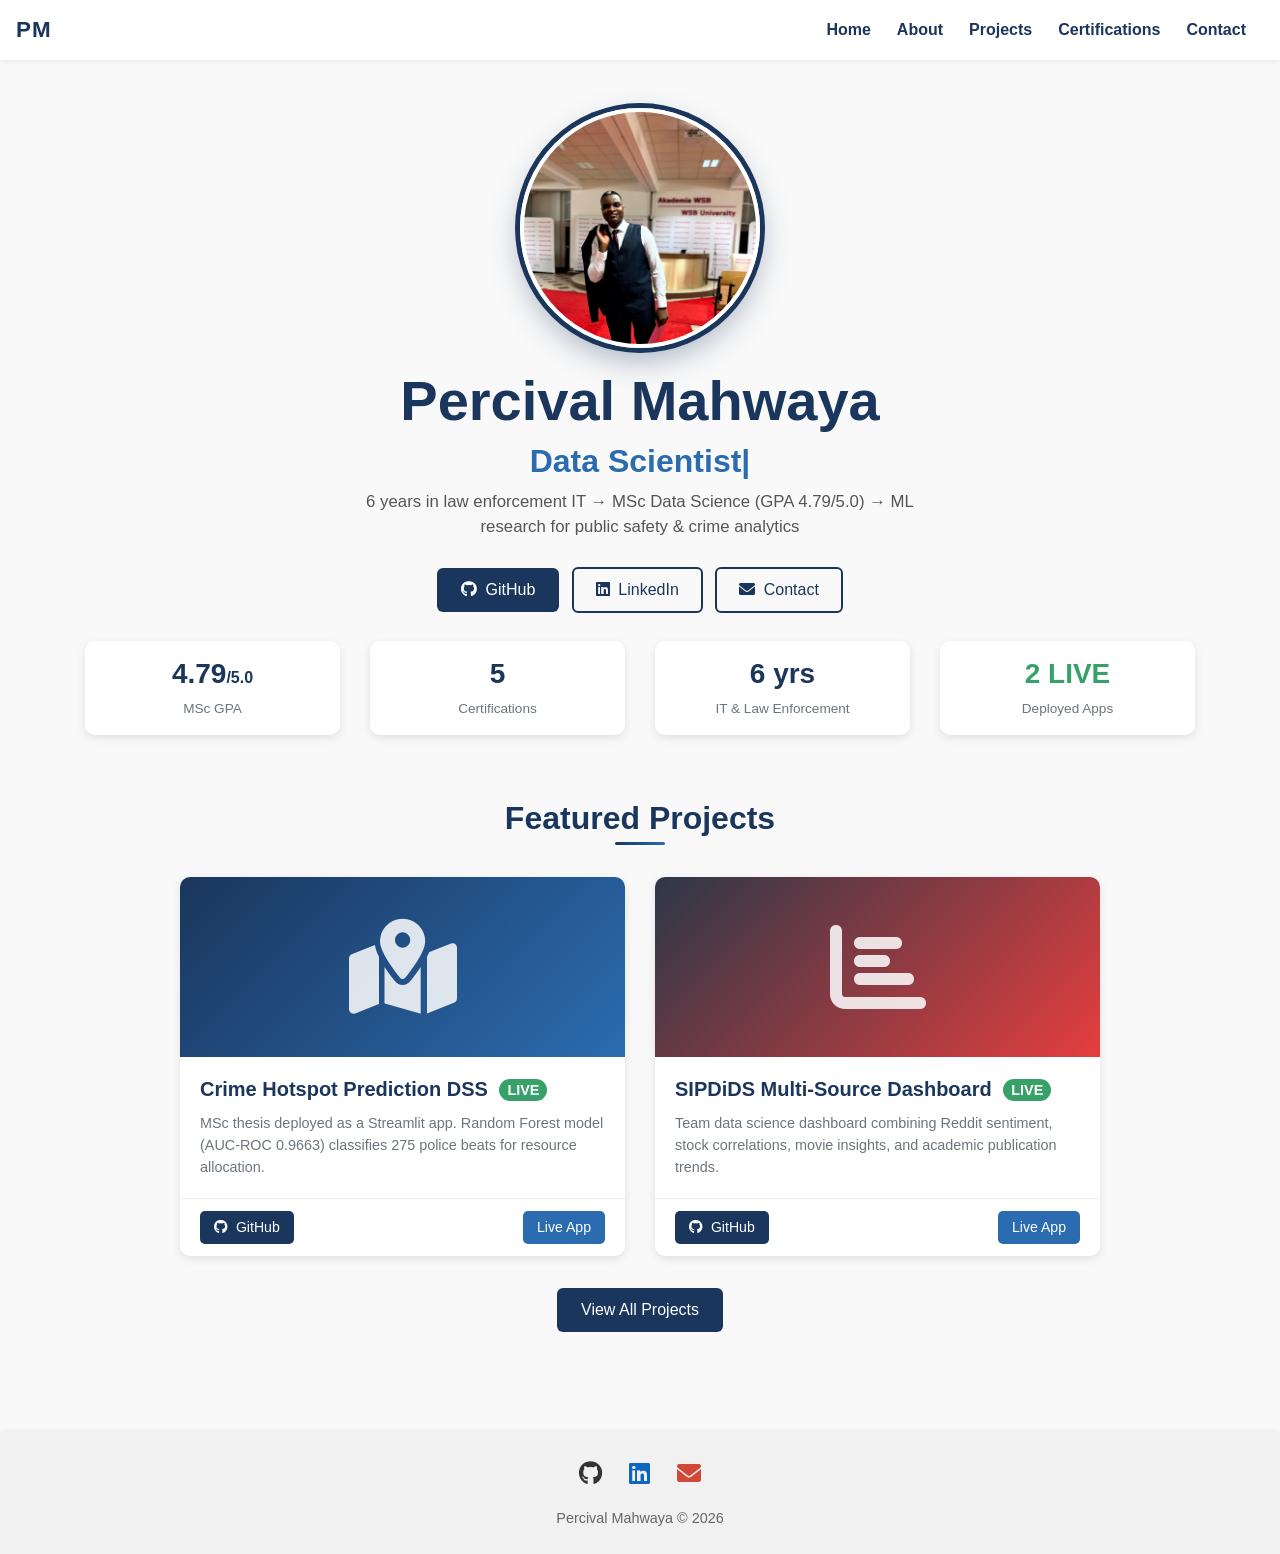
<file: index.html>
<!DOCTYPE html>
<html lang="en">
<head>
    <meta charset="UTF-8">
    <meta name="viewport" content="width=device-width, initial-scale=1.0">
    <title>Percival Mahwaya — Data Scientist</title>
    <link href="https://stackpath.bootstrapcdn.com/bootstrap/4.5.2/css/bootstrap.min.css" rel="stylesheet">
    <link href="https://cdnjs.cloudflare.com/ajax/libs/font-awesome/6.0.0-beta3/css/all.min.css" rel="stylesheet">
    <link rel="stylesheet" href="css/main.css">
</head>
<body style="background-color: #f9f9f9;">

    <div id="header-placeholder"></div>

    <main class="text-center py-5">

        <!-- Profile -->
        <section class="profile mb-4">
            <img src="assets/images/photo.jpg" alt="Percival Mahwaya" class="profile-photo">
            <h1 class="display-4 font-weight-bold" style="color: #1a365d;">Percival Mahwaya</h1>
            <h2 class="text-muted mt-1">
                <span id="job-title" class="typing-cursor"></span>
            </h2>
            <p class="hero-tagline">
                6 years in law enforcement IT &rarr; MSc Data Science (GPA 4.79/5.0) &rarr; ML research for public safety &amp; crime analytics
            </p>
            <div class="mt-3">
                <a href="https://github.com/Mahwaya" target="_blank" class="btn-primary-navy">
                    <i class="fab fa-github mr-1"></i> GitHub
                </a>
                <a href="https://linkedin.com/in/percivalmahwaya" target="_blank" class="btn-outline-navy">
                    <i class="fab fa-linkedin mr-1"></i> LinkedIn
                </a>
                <a href="contact.html" class="btn-outline-navy">
                    <i class="fas fa-envelope mr-1"></i> Contact
                </a>
            </div>
        </section>

        <!-- Quick stats -->
        <section class="container mb-5">
            <div class="row justify-content-center">
                <div class="col-6 col-md-3 mb-3">
                    <div class="card py-3 px-2">
                        <div class="card-body p-0">
                            <h3 class="font-weight-bold" style="color:#1a365d;">4.79<span style="font-size:1rem;">/5.0</span></h3>
                            <p class="text-muted mb-0" style="font-size:0.85em;">MSc GPA</p>
                        </div>
                    </div>
                </div>
                <div class="col-6 col-md-3 mb-3">
                    <div class="card py-3 px-2">
                        <div class="card-body p-0">
                            <h3 class="font-weight-bold" style="color:#1a365d;">5</h3>
                            <p class="text-muted mb-0" style="font-size:0.85em;">Certifications</p>
                        </div>
                    </div>
                </div>
                <div class="col-6 col-md-3 mb-3">
                    <div class="card py-3 px-2">
                        <div class="card-body p-0">
                            <h3 class="font-weight-bold" style="color:#1a365d;">6 yrs</h3>
                            <p class="text-muted mb-0" style="font-size:0.85em;">IT & Law Enforcement</p>
                        </div>
                    </div>
                </div>
                <div class="col-6 col-md-3 mb-3">
                    <div class="card py-3 px-2">
                        <div class="card-body p-0">
                            <h3 class="font-weight-bold" style="color:#38a169;">2 LIVE</h3>
                            <p class="text-muted mb-0" style="font-size:0.85em;">Deployed Apps</p>
                        </div>
                    </div>
                </div>
            </div>
        </section>

        <!-- Featured Projects -->
        <section class="container mb-5">
            <h2 class="section-title">Featured Projects</h2>
            <div class="section-divider"></div>
            <div class="row justify-content-center">

                <div class="col-md-5 mb-4">
                    <div class="card h-100 text-left">
                        <div class="card-img-placeholder" style="background: linear-gradient(135deg, #1a365d, #2b6cb0);">
                            <i class="fas fa-map-marked-alt fa-3x" style="color:white;opacity:0.85;"></i>
                        </div>
                        <div class="card-body">
                            <h5 class="card-title" style="color:#1a365d;font-weight:700;">
                                Crime Hotspot Prediction DSS <span class="badge-live">LIVE</span>
                            </h5>
                            <p class="card-text text-muted" style="font-size:0.9em;">
                                MSc thesis deployed as a Streamlit app. Random Forest model (AUC-ROC 0.9663) classifies 275 police beats for resource allocation.
                            </p>
                        </div>
                        <div class="card-footer d-flex justify-content-between" style="background:transparent;border-top:1px solid #f0f0f0;">
                            <a href="https://github.com/Mahwaya/crime-hotspot-dss" target="_blank" class="btn btn-read">
                                <i class="fab fa-github mr-1"></i> GitHub
                            </a>
                            <a href="https://crime-hotspot-dss-8d2jrkagpvgsegqp6y23d4.streamlit.app/" target="_blank" class="btn btn-project-demo">
                                Live App
                            </a>
                        </div>
                    </div>
                </div>

                <div class="col-md-5 mb-4">
                    <div class="card h-100 text-left">
                        <div class="card-img-placeholder" style="background: linear-gradient(135deg, #2d3748, #e53e3e);">
                            <i class="fas fa-chart-bar fa-3x" style="color:white;opacity:0.85;"></i>
                        </div>
                        <div class="card-body">
                            <h5 class="card-title" style="color:#1a365d;font-weight:700;">
                                SIPDiDS Multi-Source Dashboard <span class="badge-live">LIVE</span>
                            </h5>
                            <p class="card-text text-muted" style="font-size:0.9em;">
                                Team data science dashboard combining Reddit sentiment, stock correlations, movie insights, and academic publication trends.
                            </p>
                        </div>
                        <div class="card-footer d-flex justify-content-between" style="background:transparent;border-top:1px solid #f0f0f0;">
                            <a href="https://github.com/Mahwaya/team-project-semester4" target="_blank" class="btn btn-read">
                                <i class="fab fa-github mr-1"></i> GitHub
                            </a>
                            <a href="https://team-project-semester4-fp66bvgfdcds39aymanwbp.streamlit.app/" target="_blank" class="btn btn-project-demo">
                                Live App
                            </a>
                        </div>
                    </div>
                </div>

            </div>
            <a href="projects.html" class="btn-primary-navy mt-2">View All Projects</a>
        </section>

    </main>

    <div id="footer-placeholder"></div>

    <script src="https://code.jquery.com/jquery-3.5.1.slim.min.js"></script>
    <script src="https://cdn.jsdelivr.net/npm/@popperjs/core@2.5.3/dist/umd/popper.min.js"></script>
    <script src="https://stackpath.bootstrapcdn.com/bootstrap/4.5.2/js/bootstrap.min.js"></script>
    <script src="js/script.js"></script>
</body>
</html>
</file>
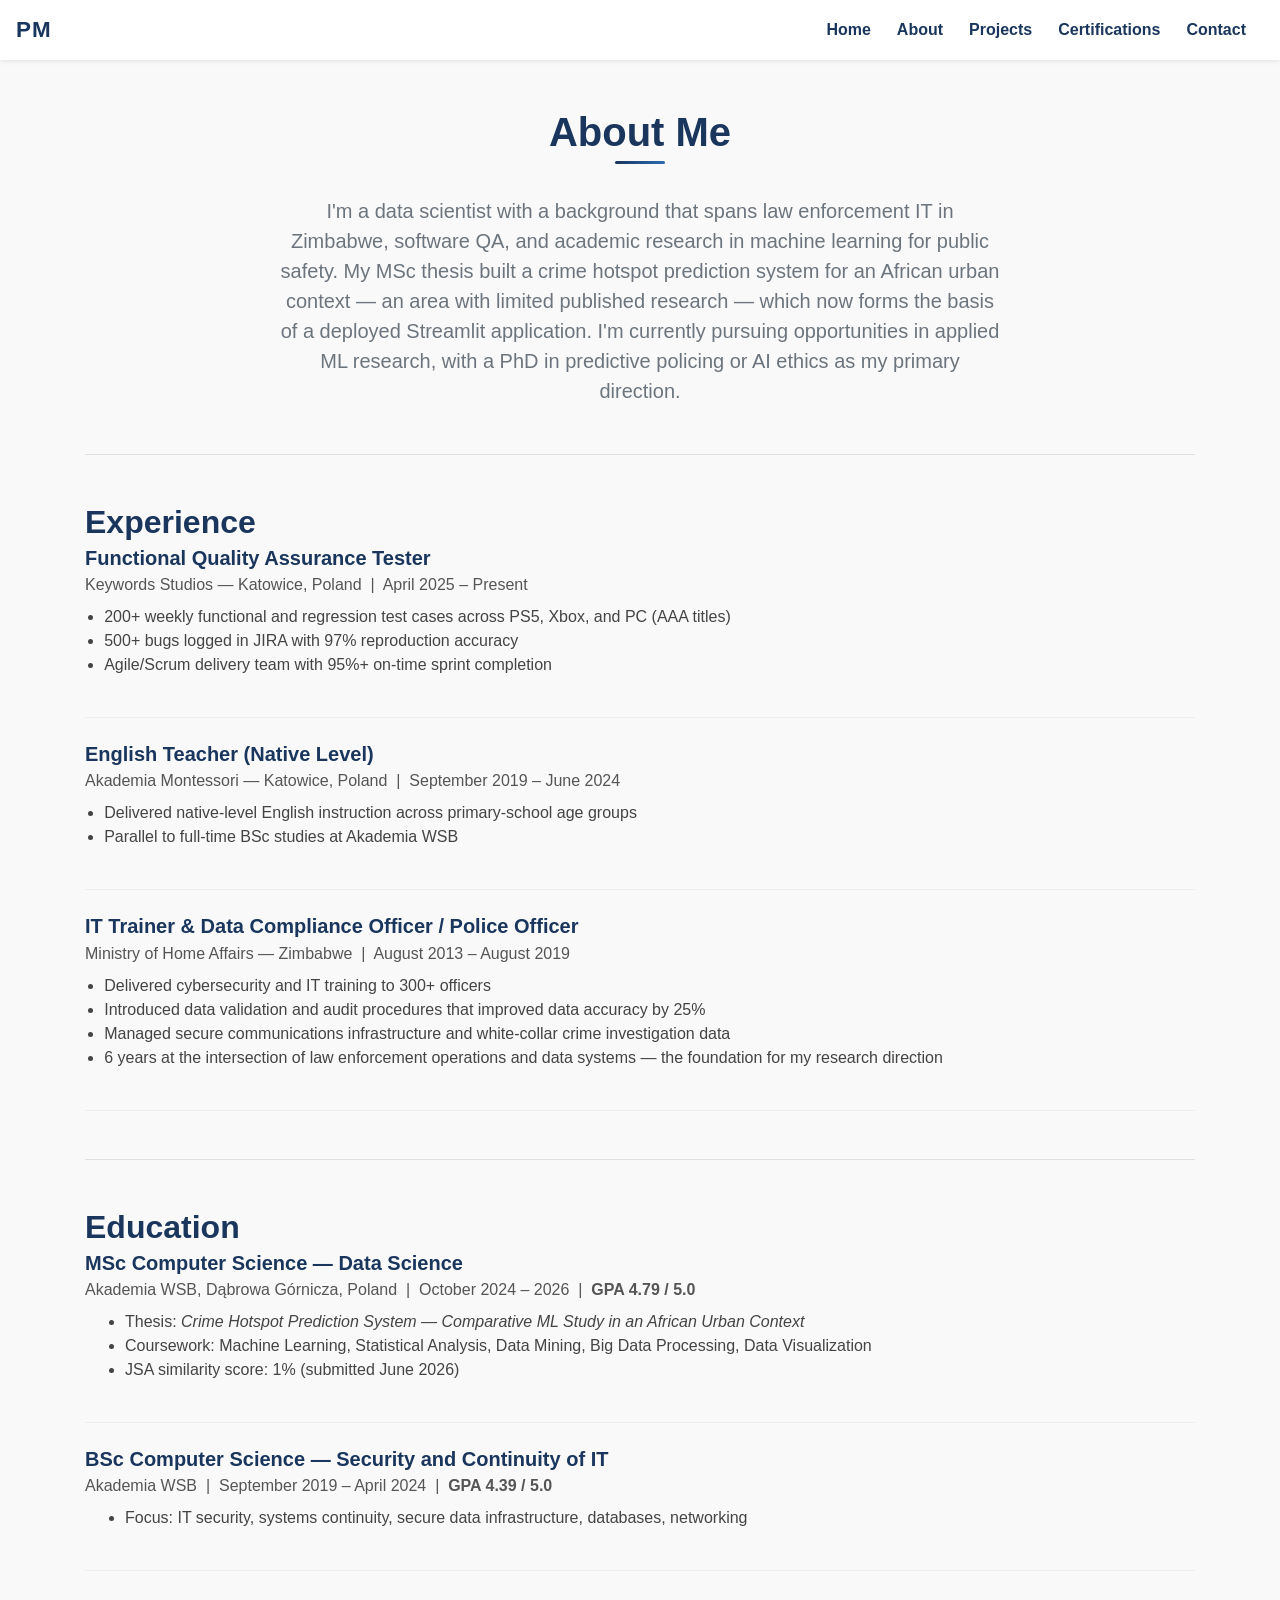
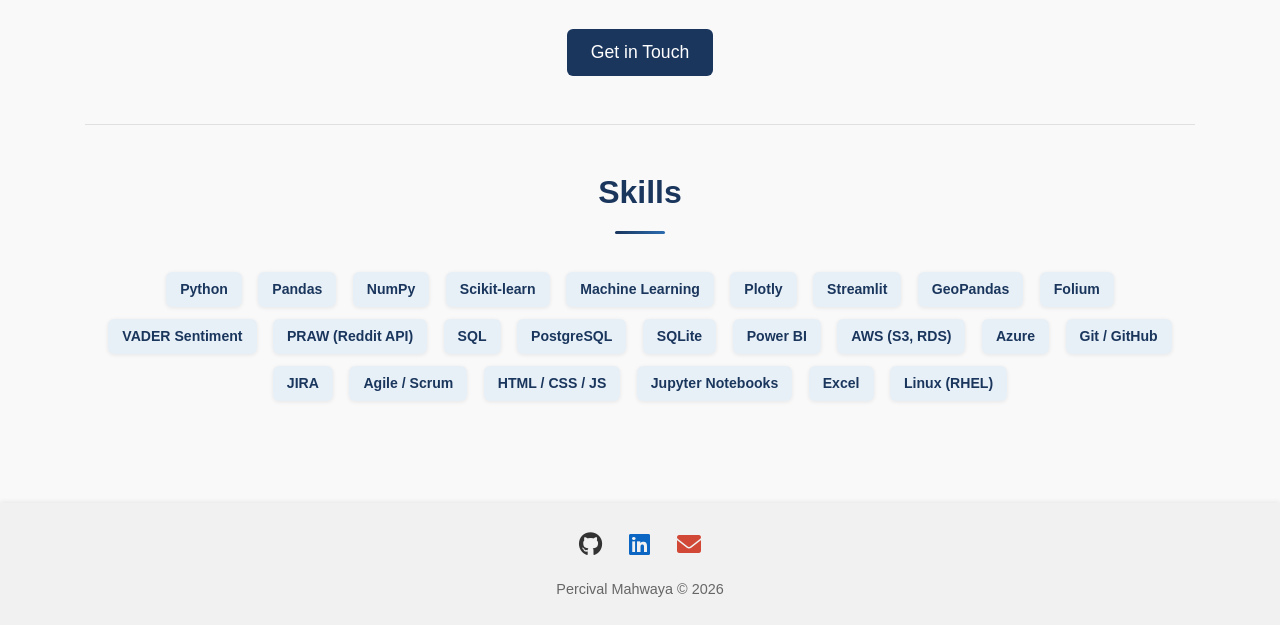
<file: about.html>
<!DOCTYPE html>
<html lang="en">
<head>
    <meta charset="UTF-8">
    <meta name="viewport" content="width=device-width, initial-scale=1.0">
    <title>About — Percival Mahwaya</title>
    <link href="https://stackpath.bootstrapcdn.com/bootstrap/4.5.2/css/bootstrap.min.css" rel="stylesheet">
    <link href="https://cdnjs.cloudflare.com/ajax/libs/font-awesome/6.0.0-beta3/css/all.min.css" rel="stylesheet">
    <link rel="stylesheet" href="css/main.css">
</head>
<body style="background-color: #f9f9f9;">

    <div id="header-placeholder"></div>

    <main class="container py-5">

        <section class="content mb-4 text-center">
            <h1 class="section-title">About Me</h1>
            <div class="section-divider"></div>
            <p class="lead text-muted" style="max-width:720px;margin:0 auto;">
                I'm a data scientist with a background that spans law enforcement IT in Zimbabwe, software QA, and academic research in machine learning for public safety.
                My MSc thesis built a crime hotspot prediction system for an African urban context — an area with limited published research — which now forms the basis of a deployed Streamlit application.
                I'm currently pursuing opportunities in applied ML research, with a PhD in predictive policing or AI ethics as my primary direction.
            </p>
        </section>

        <hr class="my-5">

        <!-- Experience -->
        <section class="experience mb-4">
            <h2 class="section-title">Experience</h2>

            <div class="job">
                <h5>Functional Quality Assurance Tester</h5>
                <p>Keywords Studios &mdash; Katowice, Poland &nbsp;|&nbsp; April 2025 – Present</p>
                <ul>
                    <li>200+ weekly functional and regression test cases across PS5, Xbox, and PC (AAA titles)</li>
                    <li>500+ bugs logged in JIRA with 97% reproduction accuracy</li>
                    <li>Agile/Scrum delivery team with 95%+ on-time sprint completion</li>
                </ul>
            </div>

            <div class="job">
                <h5>English Teacher (Native Level)</h5>
                <p>Akademia Montessori &mdash; Katowice, Poland &nbsp;|&nbsp; September 2019 – June 2024</p>
                <ul>
                    <li>Delivered native-level English instruction across primary-school age groups</li>
                    <li>Parallel to full-time BSc studies at Akademia WSB</li>
                </ul>
            </div>

            <div class="job">
                <h5>IT Trainer &amp; Data Compliance Officer / Police Officer</h5>
                <p>Ministry of Home Affairs &mdash; Zimbabwe &nbsp;|&nbsp; August 2013 – August 2019</p>
                <ul>
                    <li>Delivered cybersecurity and IT training to 300+ officers</li>
                    <li>Introduced data validation and audit procedures that improved data accuracy by 25%</li>
                    <li>Managed secure communications infrastructure and white-collar crime investigation data</li>
                    <li>6 years at the intersection of law enforcement operations and data systems — the foundation for my research direction</li>
                </ul>
            </div>
        </section>

        <hr class="my-5">

        <!-- Education -->
        <section class="education mb-4">
            <h2 class="section-title">Education</h2>

            <div class="education-item">
                <h5>MSc Computer Science — Data Science</h5>
                <p>Akademia WSB, Dąbrowa Górnicza, Poland &nbsp;|&nbsp; October 2024 – 2026 &nbsp;|&nbsp; <strong>GPA 4.79 / 5.0</strong></p>
                <ul style="color:#444;">
                    <li>Thesis: <em>Crime Hotspot Prediction System — Comparative ML Study in an African Urban Context</em></li>
                    <li>Coursework: Machine Learning, Statistical Analysis, Data Mining, Big Data Processing, Data Visualization</li>
                    <li>JSA similarity score: 1% (submitted June 2026)</li>
                </ul>
            </div>

            <div class="education-item">
                <h5>BSc Computer Science — Security and Continuity of IT</h5>
                <p>Akademia WSB &nbsp;|&nbsp; September 2019 – April 2024 &nbsp;|&nbsp; <strong>GPA 4.39 / 5.0</strong></p>
                <ul style="color:#444;">
                    <li>Focus: IT security, systems continuity, secure data infrastructure, databases, networking</li>
                </ul>
            </div>
        </section>

        <!-- Resume -->
        <section class="text-center my-5">
            <a href="contact.html" class="resume-button">Get in Touch</a>
        </section>

        <hr class="my-5">

        <!-- Skills -->
        <section class="skills text-center mb-5">
            <h2 class="section-title">Skills</h2>
            <div class="section-divider"></div>
            <div>
                <div class="tech-badge">Python</div>
                <div class="tech-badge">Pandas</div>
                <div class="tech-badge">NumPy</div>
                <div class="tech-badge">Scikit-learn</div>
                <div class="tech-badge">Machine Learning</div>
                <div class="tech-badge">Plotly</div>
                <div class="tech-badge">Streamlit</div>
                <div class="tech-badge">GeoPandas</div>
                <div class="tech-badge">Folium</div>
                <div class="tech-badge">VADER Sentiment</div>
                <div class="tech-badge">PRAW (Reddit API)</div>
                <div class="tech-badge">SQL</div>
                <div class="tech-badge">PostgreSQL</div>
                <div class="tech-badge">SQLite</div>
                <div class="tech-badge">Power BI</div>
                <div class="tech-badge">AWS (S3, RDS)</div>
                <div class="tech-badge">Azure</div>
                <div class="tech-badge">Git / GitHub</div>
                <div class="tech-badge">JIRA</div>
                <div class="tech-badge">Agile / Scrum</div>
                <div class="tech-badge">HTML / CSS / JS</div>
                <div class="tech-badge">Jupyter Notebooks</div>
                <div class="tech-badge">Excel</div>
                <div class="tech-badge">Linux (RHEL)</div>
            </div>
        </section>

    </main>

    <div id="footer-placeholder"></div>

    <script src="https://code.jquery.com/jquery-3.5.1.slim.min.js"></script>
    <script src="https://cdn.jsdelivr.net/npm/@popperjs/core@2.5.3/dist/umd/popper.min.js"></script>
    <script src="https://stackpath.bootstrapcdn.com/bootstrap/4.5.2/js/bootstrap.min.js"></script>
    <script src="js/script.js"></script>
</body>
</html>
</file>
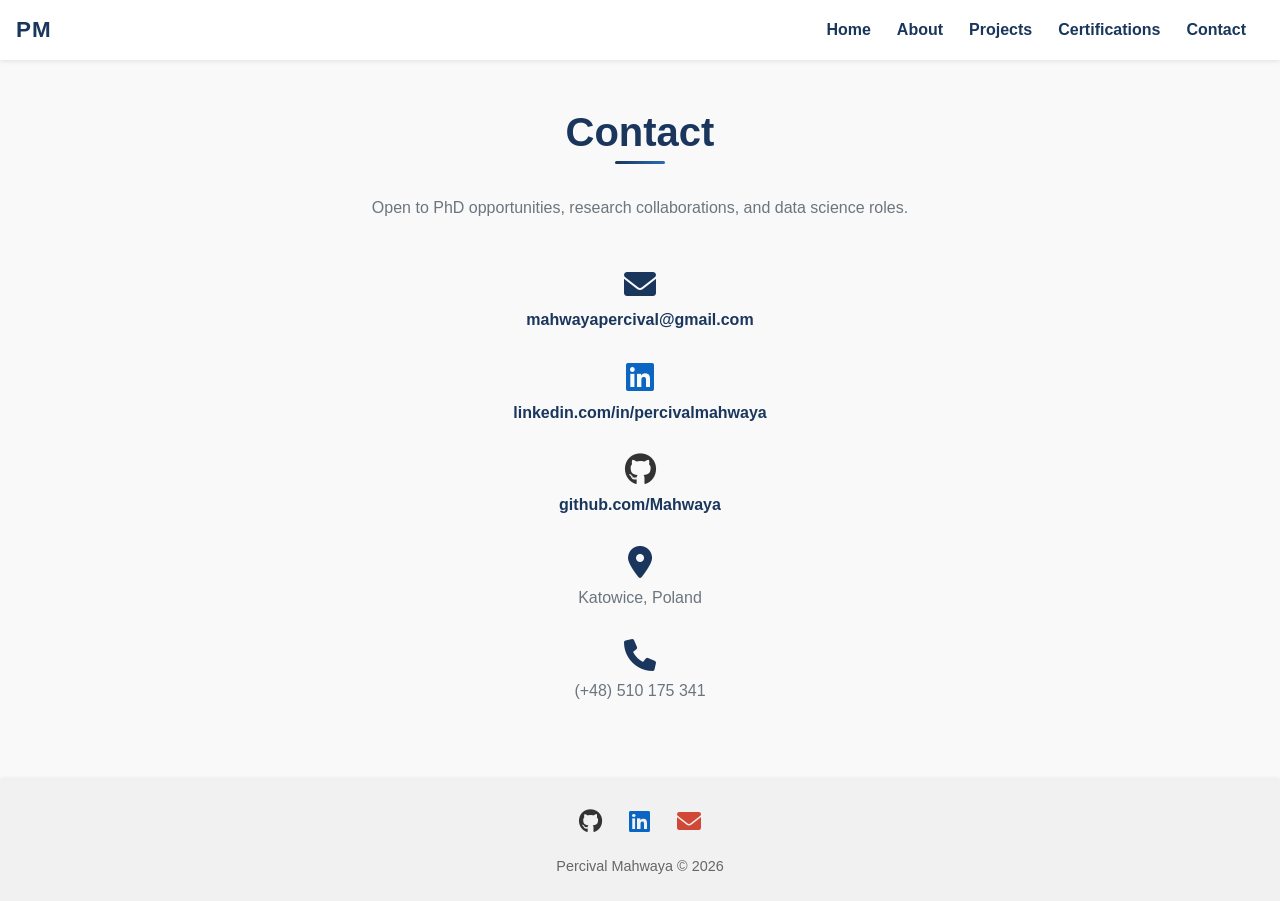
<file: contact.html>
<!DOCTYPE html>
<html lang="en">
<head>
    <meta charset="UTF-8">
    <meta name="viewport" content="width=device-width, initial-scale=1.0">
    <title>Contact — Percival Mahwaya</title>
    <link href="https://stackpath.bootstrapcdn.com/bootstrap/4.5.2/css/bootstrap.min.css" rel="stylesheet">
    <link href="https://cdnjs.cloudflare.com/ajax/libs/font-awesome/6.0.0-beta3/css/all.min.css" rel="stylesheet">
    <link rel="stylesheet" href="css/main.css">
</head>
<body style="background-color: #f9f9f9;">

    <div id="header-placeholder"></div>

    <main class="container text-center py-5">
        <h1 class="section-title">Contact</h1>
        <div class="section-divider"></div>
        <p class="text-muted mb-5">Open to PhD opportunities, research collaborations, and data science roles.</p>

        <div class="row justify-content-center">

            <div class="col-md-8">
                <div id="contact-info">

                    <div class="contact-item">
                        <i class="fas fa-envelope fa-2x mb-2" style="color: #1a365d;"></i>
                        <p><a href="mailto:mahwayapercival@gmail.com" class="contact-link">mahwayapercival@gmail.com</a></p>
                    </div>

                    <div class="contact-item">
                        <i class="fab fa-linkedin fa-2x mb-2" style="color: #0A66C2;"></i>
                        <p>
                            <a href="https://linkedin.com/in/percivalmahwaya" target="_blank" class="contact-link">
                                linkedin.com/in/percivalmahwaya
                            </a>
                        </p>
                    </div>

                    <div class="contact-item">
                        <i class="fab fa-github fa-2x mb-2" style="color: #333;"></i>
                        <p>
                            <a href="https://github.com/Mahwaya" target="_blank" class="contact-link">
                                github.com/Mahwaya
                            </a>
                        </p>
                    </div>

                    <div class="contact-item">
                        <i class="fas fa-map-marker-alt fa-2x mb-2" style="color: #1a365d;"></i>
                        <p class="text-muted">Katowice, Poland</p>
                    </div>

                    <div class="contact-item">
                        <i class="fas fa-phone fa-2x mb-2" style="color: #1a365d;"></i>
                        <p class="text-muted">(+48) 510 175 341</p>
                    </div>

                </div>
            </div>

        </div>
    </main>

    <div id="footer-placeholder"></div>

    <script src="https://code.jquery.com/jquery-3.5.1.slim.min.js"></script>
    <script src="https://cdn.jsdelivr.net/npm/@popperjs/core@2.5.3/dist/umd/popper.min.js"></script>
    <script src="https://stackpath.bootstrapcdn.com/bootstrap/4.5.2/js/bootstrap.min.js"></script>
    <script src="js/script.js"></script>
</body>
</html>
</file>
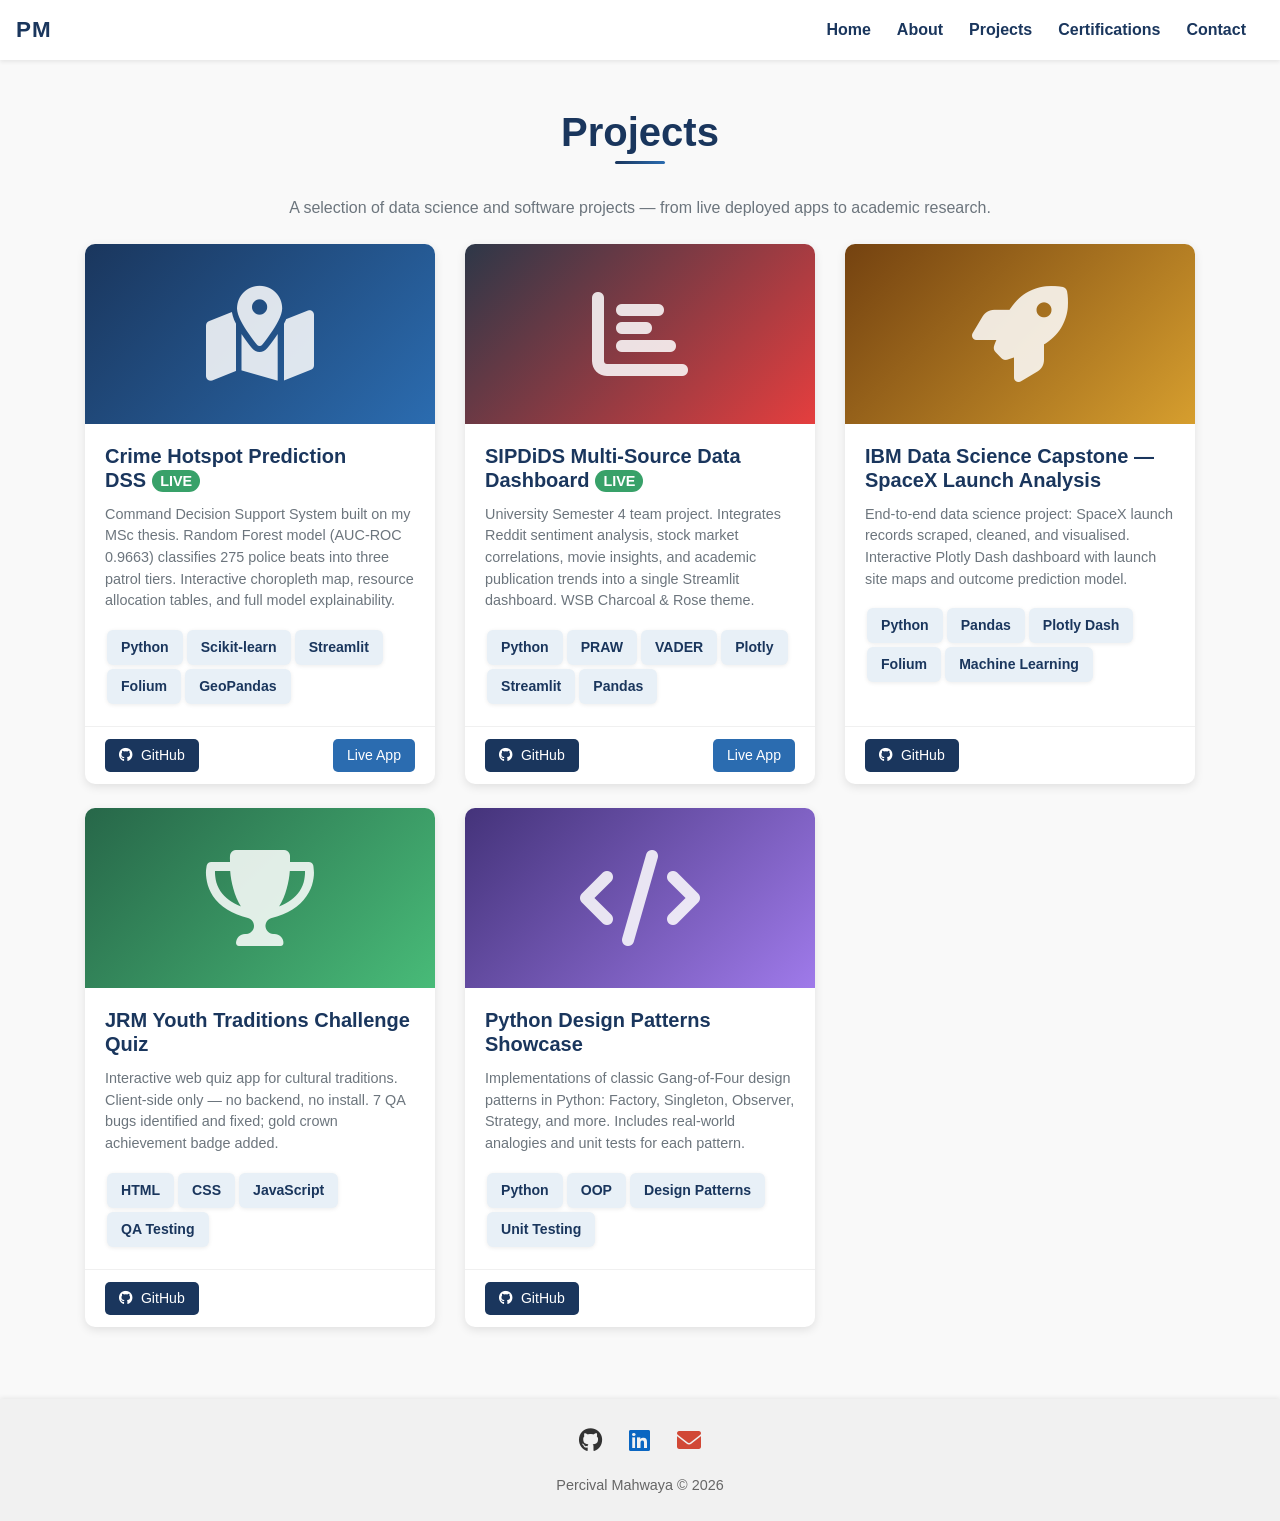
<file: projects.html>
<!DOCTYPE html>
<html lang="en">
<head>
    <meta charset="UTF-8">
    <meta name="viewport" content="width=device-width, initial-scale=1.0">
    <title>Projects — Percival Mahwaya</title>
    <link href="https://stackpath.bootstrapcdn.com/bootstrap/4.5.2/css/bootstrap.min.css" rel="stylesheet">
    <link href="https://cdnjs.cloudflare.com/ajax/libs/font-awesome/6.0.0-beta3/css/all.min.css" rel="stylesheet">
    <link rel="stylesheet" href="css/main.css">
</head>
<body style="background-color: #f9f9f9;">

    <div id="header-placeholder"></div>

    <main class="container py-5">
        <section class="content mb-4 text-center">
            <h1 class="section-title">Projects</h1>
            <div class="section-divider"></div>
            <p class="text-muted">A selection of data science and software projects — from live deployed apps to academic research.</p>
        </section>

        <section class="row" id="projects-container">
            <!-- Cards injected by projects.js -->
        </section>
    </main>

    <div id="footer-placeholder"></div>

    <script src="https://code.jquery.com/jquery-3.5.1.slim.min.js"></script>
    <script src="https://cdn.jsdelivr.net/npm/@popperjs/core@2.5.3/dist/umd/popper.min.js"></script>
    <script src="https://stackpath.bootstrapcdn.com/bootstrap/4.5.2/js/bootstrap.min.js"></script>
    <script src="js/projects.js"></script>
</body>
</html>
</file>
<file: css/main.css>
/* ===== General ===== */
html, body {
    height: 100%;
    margin: 0;
    display: flex;
    flex-direction: column;
    font-family: 'Segoe UI', Tahoma, Geneva, Verdana, sans-serif;
}

main {
    flex: 1;
}

/* ===== Navbar ===== */
.navbar-nav .nav-item {
    margin-right: 10px;
}

.navbar-nav .nav-link {
    color: #1a365d !important;
    font-weight: 600;
    padding: 10px 15px;
    transition: color 0.2s;
}

.navbar-nav .nav-link:hover {
    color: #2b6cb0 !important;
}

.navbar-brand {
    font-size: 1.4rem;
    letter-spacing: 1px;
}

/* ===== Footer ===== */
footer {
    background-color: #f1f1f1;
    padding: 20px 0;
    text-align: center;
    width: 100%;
    box-shadow: 0 -1px 5px rgba(0, 0, 0, 0.08);
    position: relative;
    bottom: 0;
    left: 0;
    right: 0;
}

footer p {
    margin: 0;
    padding-top: 8px;
    font-size: 0.9em;
    color: #666;
}

/* ===== Social Icons ===== */
.footer-icon {
    font-size: 1.5em;
    margin: 0 10px;
    transition: transform 0.3s;
    text-decoration: none;
}

.footer-icon:hover {
    transform: scale(1.2);
}

.github-icon  { color: #333; }
.linkedin-icon { color: #0A66C2; }
.gmail-icon   { color: #D14836; }

/* ===== Hero / Profile Section ===== */
.profile-photo {
    width: 240px;
    height: 240px;
    border-radius: 50%;
    object-fit: cover;
    object-position: center top;
    border: 4px solid #ffffff;
    box-shadow: 0 0 0 5px #1a365d, 0 12px 30px rgba(26, 54, 93, 0.35);
    margin-bottom: 1.2rem;
    display: block;
    margin-left: auto;
    margin-right: auto;
}

.profile-initials {
    width: 150px;
    height: 150px;
    border-radius: 50%;
    background: linear-gradient(135deg, #1a365d, #2b6cb0);
    display: flex;
    align-items: center;
    justify-content: center;
    margin: 0 auto 1rem;
    box-shadow: 0 4px 12px rgba(0, 0, 0, 0.2);
}

.profile-initials span {
    color: white;
    font-size: 2.5rem;
    font-weight: 700;
    letter-spacing: 2px;
}

#job-title {
    color: #2b6cb0;
    font-weight: 600;
}

.typing-cursor::after {
    content: '|';
    animation: blink 0.7s infinite;
    color: #2b6cb0;
}

@keyframes blink {
    0%, 100% { opacity: 1; }
    50%       { opacity: 0; }
}

.hero-tagline {
    color: #555;
    font-size: 1.05rem;
    max-width: 600px;
    margin: 0.5rem auto 1.5rem;
}

/* ===== CTA Buttons ===== */
.btn-primary-navy {
    background-color: #1a365d;
    color: white;
    border: none;
    padding: 10px 24px;
    font-size: 1rem;
    border-radius: 6px;
    transition: background-color 0.3s;
    text-decoration: none;
    display: inline-block;
    margin: 4px;
}

.btn-primary-navy:hover {
    background-color: #2b6cb0;
    color: white;
    text-decoration: none;
}

.btn-outline-navy {
    background-color: transparent;
    color: #1a365d;
    border: 2px solid #1a365d;
    padding: 9px 22px;
    font-size: 1rem;
    border-radius: 6px;
    transition: all 0.3s;
    text-decoration: none;
    display: inline-block;
    margin: 4px;
}

.btn-outline-navy:hover {
    background-color: #1a365d;
    color: white;
    text-decoration: none;
}

/* ===== Resume Button ===== */
.resume-button {
    background-color: #1a365d;
    color: white;
    border: none;
    padding: 10px 24px;
    font-size: 1.1em;
    border-radius: 6px;
    transition: background-color 0.3s;
    margin-top: 10px;
    text-decoration: none;
    display: inline-block;
}

.resume-button:hover {
    background-color: #2b6cb0;
    color: white;
    text-decoration: none;
}

/* ===== Experience / Education ===== */
.job, .education-item {
    margin-bottom: 1.5rem;
    padding-bottom: 1.5rem;
    border-bottom: 1px solid #eee;
}

.job h5, .education-item h5 {
    color: #1a365d;
    font-weight: 700;
    margin-bottom: 0.2rem;
}

.job p, .education-item p {
    color: #555;
    margin-bottom: 0.5rem;
}

.job ul {
    color: #444;
    padding-left: 1.2rem;
}

/* ===== Skill Badges ===== */
.skills {
    margin-top: 30px;
    display: flex;
    flex-wrap: wrap;
    justify-content: center;
}

.skills h2 {
    width: 100%;
    margin-bottom: 20px;
}

.tech-badge {
    background-color: #e8f0f7;
    color: #1a365d;
    border-radius: 6px;
    padding: 7px 14px;
    margin: 6px;
    font-weight: 600;
    font-size: 0.88em;
    box-shadow: 0 1px 4px rgba(0, 0, 0, 0.08);
    display: inline-block;
    transition: background-color 0.2s;
}

.tech-badge:hover {
    background-color: #bee3f8;
}

/* ===== Project Cards ===== */
.card {
    border: none;
    box-shadow: 0 3px 10px rgba(0, 0, 0, 0.1);
    border-radius: 10px;
    transition: transform 0.2s, box-shadow 0.2s;
}

.card:hover {
    transform: translateY(-4px);
    box-shadow: 0 6px 20px rgba(0, 0, 0, 0.15);
}

.card-img-top {
    border-radius: 10px 10px 0 0;
    height: 180px;
    object-fit: cover;
}

.card-img-placeholder {
    height: 180px;
    border-radius: 10px 10px 0 0;
    display: flex;
    align-items: center;
    justify-content: center;
    font-size: 2rem;
    color: white;
}

.btn-read {
    background-color: #1a365d;
    color: white;
    border: none;
    border-radius: 5px;
    padding: 6px 14px;
    font-size: 0.88em;
    transition: background-color 0.2s;
}

.btn-read:hover {
    background-color: #2b6cb0;
    color: white;
}

.btn-project-demo {
    background-color: #2b6cb0;
    color: white;
    border: none;
    border-radius: 5px;
    padding: 6px 14px;
    font-size: 0.88em;
    transition: background-color 0.2s;
}

.btn-project-demo:hover {
    background-color: #1a365d;
    color: white;
}

.badge-live {
    background-color: #38a169;
    color: white;
    font-size: 0.72em;
    padding: 3px 8px;
    border-radius: 20px;
    font-weight: 600;
    vertical-align: middle;
    margin-left: 6px;
}

/* ===== Certifications ===== */
.certifications .card {
    border-radius: 12px;
    padding: 10px;
    box-shadow: 0 3px 10px rgba(0, 0, 0, 0.1);
    background-color: #ffffff;
}

.certifications .card img {
    width: 100px;
    height: 50px;
    object-fit: contain;
    margin-bottom: 10px;
}

.certifications .card-body {
    display: flex;
    flex-direction: column;
    align-items: center;
    padding: 16px;
}

.certifications .card-title {
    font-size: 1em;
    font-weight: 500;
    text-align: center;
    margin-bottom: 10px;
    color: #1a365d;
}

.btn-credentials {
    background-color: #1a365d;
    border: none;
    color: white;
    padding: 6px 16px;
    border-radius: 5px;
    font-size: 0.88em;
    transition: background-color 0.2s;
}

.btn-credentials:hover {
    background-color: #2b6cb0;
    color: white;
}

/* ===== Contact ===== */
.contact-item {
    margin-bottom: 1.8rem;
}

.contact-link {
    color: #1a365d;
    text-decoration: none;
    font-weight: 600;
}

.contact-link:hover {
    color: #2b6cb0;
    text-decoration: underline;
}

/* ===== Section Headings ===== */
.section-title {
    color: #1a365d;
    font-weight: 700;
    margin-bottom: 0.3rem;
}

.section-divider {
    width: 50px;
    height: 3px;
    background: linear-gradient(to right, #1a365d, #2b6cb0);
    margin: 0 auto 2rem;
    border-radius: 2px;
}
</file>
